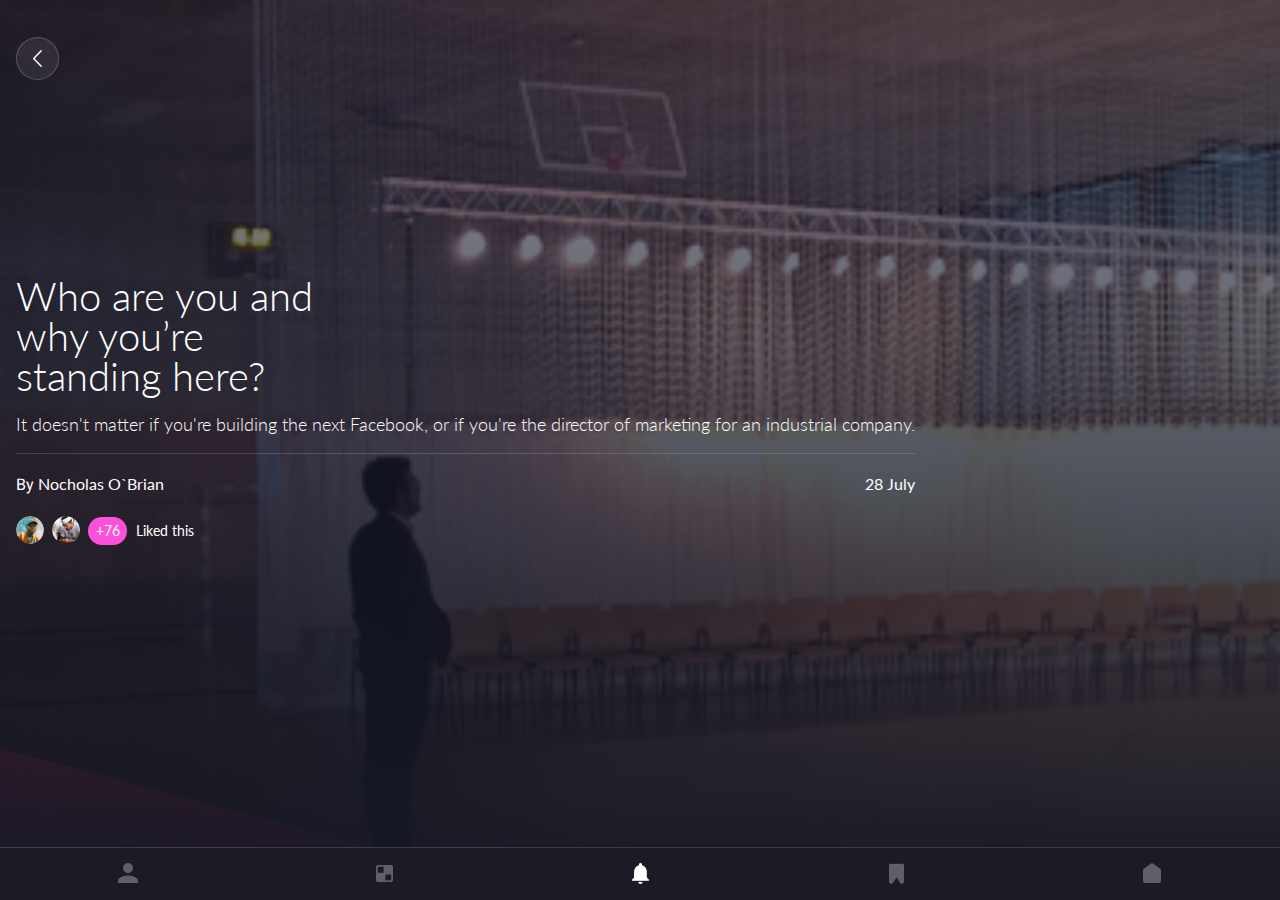
<file: index.html>
<!DOCTYPE html>
<html lang="en">

<head>
    <meta http-equiv="Content-Type" content="text/html; charset=UTF-8">
    <meta name="viewport" content="width=device-width, initial-scale=1.0">
    <meta http-equiv="X-UA-Compatible" content="ie=edge">
    <link href="https://fonts.googleapis.com/css?family=Heebo|Lato:300,400" rel="stylesheet">
    <link rel="stylesheet" href="./lib/main.css">
    <title>Feed</title>
</head>

<body cz-shortcut-listen="true">
    <div id="back">
        <a href="./" class="ellipse">
            <img src="./src/images/arrow-back.png" alt="Back">
        </a>
    </div>

    <figure class="image-container">
        <img src="./src/images/image.png" alt="" class="image">
        <div id="overlay-image"></div>
        <div id="overlay-wrapper">
            <div id="overlay-gradient"></div>
        </div>
        <div id="overlay-top"></div>
    </figure>

    <article class="article">
        <h1 class="heading">Who are you and
            <br>why you’re
            <br>standing here?</h1>
        <p class="summary big">It doesn't matter if you're building the next Facebook, or if you're the director of marketing for an industrial
            company.
        </p>

        <hr>

        <div class="credit">
            <p class="author">
                <span class="by">By</span> Nocholas O`Brian</p>
            <p class="date">28 July</p>
        </div>

        <div class="media">
            <a href="#" class="user-link">
                <img src="./src/images/userpic-1.png" alt="John Doe">
            </a>
            <a href="#" class="user-link">
                <img src="./src/images/userpic-2.png" alt="John Doe">
            </a>
            <span class="value small">+76</span>
            <span class="small">Liked this</span>
        </div>
    </article>

    <div id="bottom-bar">
        <a href="#" class="icon">
            <img src="./src/images/icons/user.png" alt="Profile">
        </a>
        <a href="stats.html" class="icon">
            <img src="./src/images/icons/statistic.png" alt="Statistics">
        </a>
        <a href="" class="icon active">
            <img src="./src/images/icons/bell.png" alt="Notifications">
        </a>
        <a href="#" class="icon">
            <img src="./src/images/icons/bookmark.png" alt="Bookmarks">
        </a>
        <a href="#" class="icon">
            <img src="./src/images/icons/square-up.png" alt="Title">
        </a>
    </div>

    <script src="./lib/app.bundle.js"></script>

</body>

</html>
</file>
<file: lib/main.css>
a,abbr,acronym,address,applet,article,aside,audio,b,big,blockquote,body,canvas,caption,center,cite,code,dd,del,details,dfn,div,dl,dt,em,embed,fieldset,figcaption,figure,footer,form,h1,h2,h3,h4,h5,h6,header,hgroup,html,i,iframe,img,ins,kbd,label,legend,li,mark,menu,nav,object,ol,output,p,pre,q,ruby,s,samp,section,small,span,strike,strong,sub,summary,sup,table,tbody,td,tfoot,th,thead,time,tr,tt,u,ul,var,video{margin:0;padding:0;border:0;font-size:100%;font:inherit;vertical-align:baseline}article,aside,details,figcaption,figure,footer,header,hgroup,menu,nav,section{display:block}body{line-height:1}ol,ul{list-style:none}blockquote,q{quotes:none}blockquote:after,blockquote:before,q:after,q:before{content:"";content:none}table{border-collapse:collapse;border-spacing:0}a{text-decoration:none}a,a:visited{color:inherit}button,input,label,select,textarea{display:inline-block;vertical-align:middle;white-space:normal;line-height:1;border:none;font-family:inherit;outline:none}input:focus{outline:0}input,textarea{-webkit-box-sizing:content-box;box-sizing:content-box}button,input[type=button],input[type=checkbox],input[type=radio],input[type=reset],input[type=submit],select{-webkit-box-sizing:border-box;box-sizing:border-box}input[type=checkbox],input[type=radio]{width:13px;height:13px}input[type=search]{-webkit-appearance:textfield;-webkit-box-sizing:content-box}button,input[type=button],input[type=reset],input[type=submit]{overflow:visible;width:auto;border:none}body{width:100%;height:100%;background:#161823;font-family:Lato,sans-serif;color:#fff}h1,h2,h3,h4,h5,h6{font-weight:300}hr{border:none;height:1px;color:hsla(0,0%,100%,.15);background:hsla(0,0%,100%,.15)}.small{font-size:.875em}.big{font-size:1.125em}.bigger{font-size:1.75em}#back{position:absolute;width:43px;height:43px;top:37px;left:16px;z-index:1}#back .ellipse{display:-webkit-box;display:-ms-flexbox;display:flex;-webkit-box-align:center;-ms-flex-align:center;align-items:center;-webkit-box-pack:center;-ms-flex-pack:center;justify-content:center;-webkit-box-sizing:border-box;box-sizing:border-box;width:inherit;height:inherit;-webkit-box-shadow:inset 0 0 0 1px hsla(0,0%,100%,.2);box-shadow:inset 0 0 0 1px hsla(0,0%,100%,.2);background:hsla(0,0%,100%,.07)}#back .ellipse,#back .ellipse:after{border-radius:50%;-webkit-transition:all .4s ease-out;transition:all .4s ease-out}#back .ellipse:after{-webkit-box-sizing:inherit;box-sizing:inherit;content:"";position:absolute;width:100%;height:100%;top:0;left:0;opacity:0}#back .ellipse:hover{background:hsla(0,0%,100%,.1)}#back .ellipse:hover:after{opacity:1;border-top:1px solid hsla(0,0%,100%,.4);-webkit-transform:rotate(-90deg);transform:rotate(-90deg)}.image-container{position:relative;top:0;left:0;max-width:100vw;max-height:100vh;-o-object-fit:fill;object-fit:fill;overflow:hidden}.image-container .image{width:100%;height:auto}.image-container #overlay-image{position:absolute;display:block;top:0;width:100%;height:100%;background:rgba(16,22,44,.45)}.image-container #overlay-wrapper{position:absolute;height:120%;width:100%;top:0;overflow:hidden}.image-container #overlay-wrapper #overlay-gradient{position:absolute;bottom:156px;width:120%;height:176px;-webkit-transform-origin:left top;transform-origin:left top;opacity:.5;-webkit-transform:rotate(15deg);transform:rotate(15deg);background:linear-gradient(351deg,#8d4de8,#ff2366)}.image-container #overlay-top{position:absolute;bottom:0;width:100%;height:100%;background:-webkit-gradient(linear,left top,left bottom,from(0),color-stop(#161823),to(hsla(0,0%,100%,0)));background:linear-gradient(0,#161823,hsla(0,0%,100%,0))}.article{position:absolute;top:276px;padding:0 1em 52px}.article .heading{font-size:2.5em}.article .summary{margin-top:16px;font-weight:300;line-height:1.444}.article hr{margin:15px 0 22px}.article .credit{margin-bottom:24px}.article .credit .author{float:left}.article .credit .author .by{font-family:Heebo,sans-serif}.article .credit .date{text-align:right}.article .media{display:-webkit-box;display:-ms-flexbox;display:flex;-webkit-box-align:center;-ms-flex-align:center;align-items:center;-webkit-box-pack:start;-ms-flex-pack:start;justify-content:start;margin-bottom:11px;text-align:left}.article .media .user-link{margin-right:8px}.article .media .value{width:39px;height:28px;margin-right:9px;background:#fd51d9;border-radius:14px}#bottom-bar,.article .media .value{display:-webkit-box;display:-ms-flexbox;display:flex;-webkit-box-align:center;-ms-flex-align:center;align-items:center;-webkit-box-pack:center;-ms-flex-pack:center;justify-content:center}#bottom-bar{position:fixed;width:100%;height:52px;bottom:0;background:#1a1b25;border-top:1px solid hsla(0,0%,100%,.15)}#bottom-bar .icon{display:inline-block;width:20%;text-align:center;opacity:.3;-webkit-transition:all .4s ease-out;transition:all .4s ease-out}#bottom-bar .icon.active{opacity:1}#bottom-bar .icon:hover:not(.active){opacity:.5}.page-title{display:-webkit-box;display:-ms-flexbox;display:flex;-webkit-box-align:center;-ms-flex-align:center;align-items:center;-webkit-box-pack:center;-ms-flex-pack:center;justify-content:center;margin-top:52px}.page-title .title{font-weight:400;float:left;margin-right:19px}#tabs{width:100%;height:53px;margin-top:29px;border-bottom:1px solid hsla(0,0%,100%,.1);-webkit-box-shadow:inset 0 3px 12px rgba(0,0,0,.5);box-shadow:inset 0 3px 12px rgba(0,0,0,.5);background:#060812;overflow:hidden}#tabs #month-list{display:-webkit-box;display:-ms-flexbox;display:flex;-webkit-box-align:center;-ms-flex-align:center;align-items:center;-webkit-box-pack:start;-ms-flex-pack:start;justify-content:start;height:100%;overflow:scroll;z-index:1;overflow-x:scroll;overflow-y:hidden}#tabs #month-list .month{display:-webkit-inline-box;display:-ms-inline-flexbox;display:inline-flex;padding:17px 8px;margin:0 8px;font-weight:400;color:#ccc;border-bottom:3px solid transparent;-webkit-transition:all .4s ease-out;transition:all .4s ease-out;cursor:pointer}#tabs #month-list .month.current{color:#fff;border-bottom:3px solid #0b78e3}@media only screen and (min-width:1000px){#tabs #month-list{display:-webkit-box;display:-ms-flexbox;display:flex;-webkit-box-align:center;-ms-flex-align:center;align-items:center;-webkit-box-pack:center;-ms-flex-pack:center;justify-content:center;overflow:hidden}}#create-stats{text-align:center;position:absolute;left:0;right:0;top:0;bottom:0;margin:auto;width:100%;height:200px}#create-stats h2{font-size:1.75em;padding:16px 8px}#create-stats h3{font-size:1.125em}#create-stats #new{padding:1em 1.5em;margin-top:16px;border-radius:4px;color:#fff;background:#0b0c15;cursor:pointer;-webkit-transition:all .4s ease-out;transition:all .4s ease-out}#create-stats #new:hover{background:#ff2366}#chart-container{display:-webkit-box;display:-ms-flexbox;display:flex;-webkit-box-align:center;-ms-flex-align:center;align-items:center;-webkit-box-pack:center;-ms-flex-pack:center;justify-content:center;margin:47px auto 27px;width:250px;height:250px}#chart-container .balance{position:absolute}#chart-container .balance .tag{font-family:Heebo,sans-serif;text-align:center;margin-top:18px}#chart-container canvas{cursor:pointer}#details{display:inline-block;position:relative;-webkit-box-sizing:border-box;box-sizing:border-box;width:100%;padding:1em;text-align:center}#details #sum{margin-left:8px;margin-bottom:100px}#details #spent{margin-bottom:11px}#total{position:absolute;-webkit-box-sizing:border-box;box-sizing:border-box;text-align:center;bottom:0;width:100%}#total .amount{display:-webkit-inline-box;display:-ms-inline-flexbox;display:inline-flex;-webkit-box-align:center;-ms-flex-align:center;align-items:center;-webkit-box-pack:center;-ms-flex-pack:center;justify-content:center;width:163px;height:70px;border-radius:4px;margin:1em .5em;border:1px solid}#total .amount.savings{border-color:#0b78e3}#total .amount.expenses{border-color:#ff2366}#total .amount .cents-wrap{width:25px;text-align:center}.usd{float:left;margin-right:3px}#modal{position:fixed;display:block;top:100%;width:100%;height:100%;background:#0e0f1a;z-index:2;-webkit-transform:scale(.8);transform:scale(.8);-webkit-transition:all .4s ease-out;transition:all .4s ease-out}#modal.open{-webkit-transform:scale(1);transform:scale(1);top:0}#modal form{padding:1em;margin-top:100px}#modal form .input-wrap{margin:auto;text-align:left}#modal form .input-wrap h2{text-align:left;margin:16px 8px -8px}#modal form .input-wrap input,#modal form .input-wrap select{-webkit-box-sizing:border-box;box-sizing:border-box;width:100%;padding:12px;margin-top:18px;border-radius:4px;background:#0b0c15;-webkit-box-shadow:inset 0 1px 3px rgba(0,0,0,.1);box-shadow:inset 0 1px 3px rgba(0,0,0,.1);color:#fff}#modal form .input-wrap input[type=number],#modal form .input-wrap select[type=number]{color:#0b78e3;width:100%}#modal form .input-wrap input[type=submit],#modal form .input-wrap select[type=submit]{display:block;margin-top:24px;width:100%;background:#0b78e3}#edit{-webkit-transition:all .2s ease-out;transition:all .2s ease-out;position:relative;float:right;background:#0e0f1a;top:20px;right:16px;border-radius:4px;cursor:pointer}#edit p{font-family:Heebo,sans-serif;padding:.4em .8em}#edit:hover{background:#0b78e3}#edit:hover p{color:#fff}#close{-webkit-transition:all .2s ease-out;transition:all .2s ease-out;position:absolute;display:inline-block;right:16px;top:45px;cursor:pointer;-webkit-transform:scale(.8);transform:scale(.8)}#close:hover{-webkit-transform:scale(1);transform:scale(1)}#chart-container,#details,#edit{visibility:hidden;opacity:0;-webkit-transition:opacity .4s ease-out .2s;transition:opacity .4s ease-out .2s}
</file>
